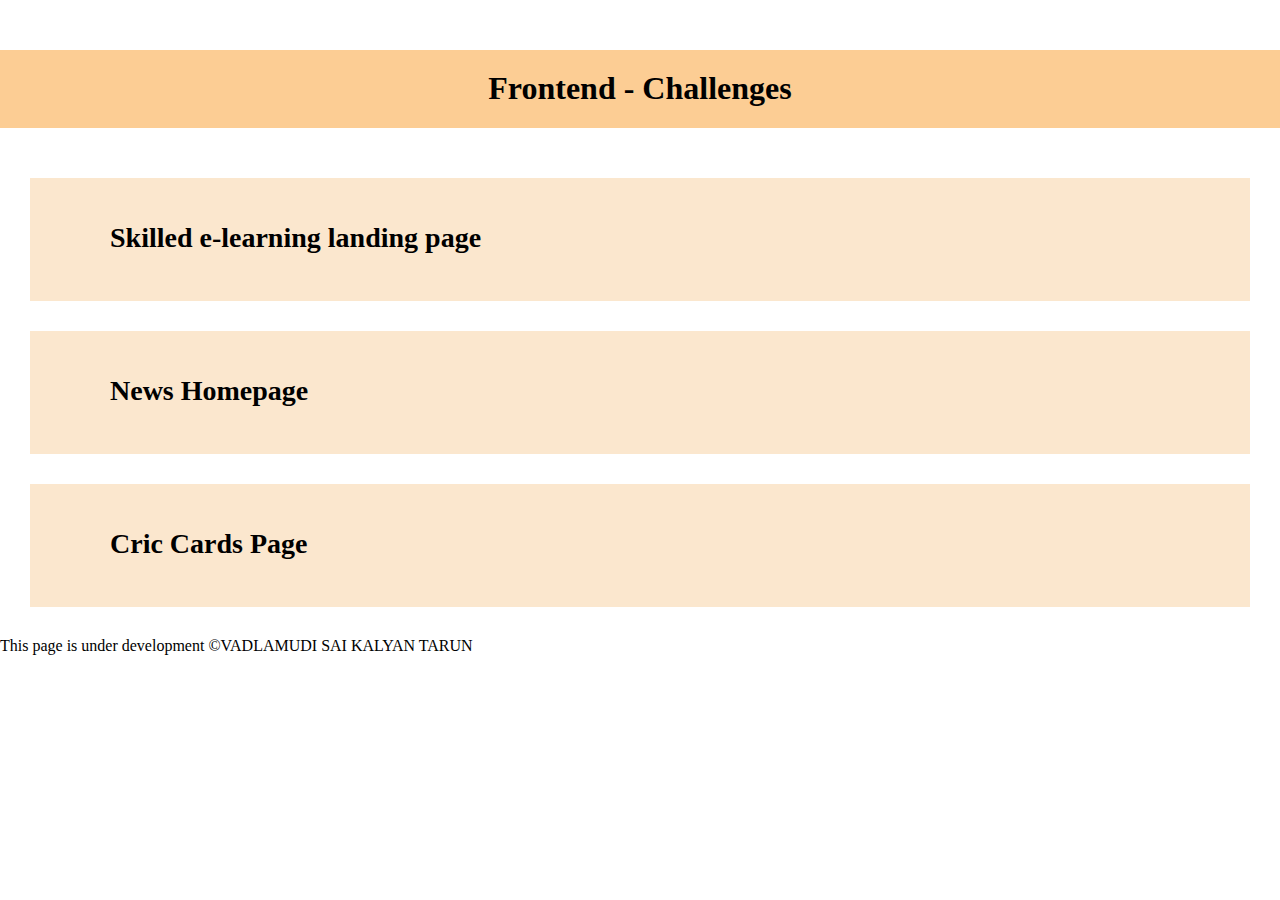
<file: index.html>
<!DOCTYPE html>
<html lang="en">
<head>
    <meta charset="UTF-8">
    <meta name="viewport" content="width=device-width, initial-scale=1.0">
    <link rel="stylesheet" href="/style.css">
    <title>Frontend Challenges</title>
</head>
<body>
    <header>
        <h1>Frontend - Challenges</h1>
    </header>

    <main>
        <section class="selp title">
            <a href="/Skilled elearning landing page/index.html">Skilled e-learning landing page</a>
        </section>

        <section class="nh title">
            <a href="/news homepage/index.html">News Homepage</a> 
        </section>

        <section class="nh title">
            <a href="/cric cards/index.html">Cric Cards Page</a> 
        </section>
    </main>

    <footer>
        <span>This page is under development</span>
        <span>&copy;VADLAMUDI SAI KALYAN TARUN</span>
    </footer>
</body>
</html>
</file>
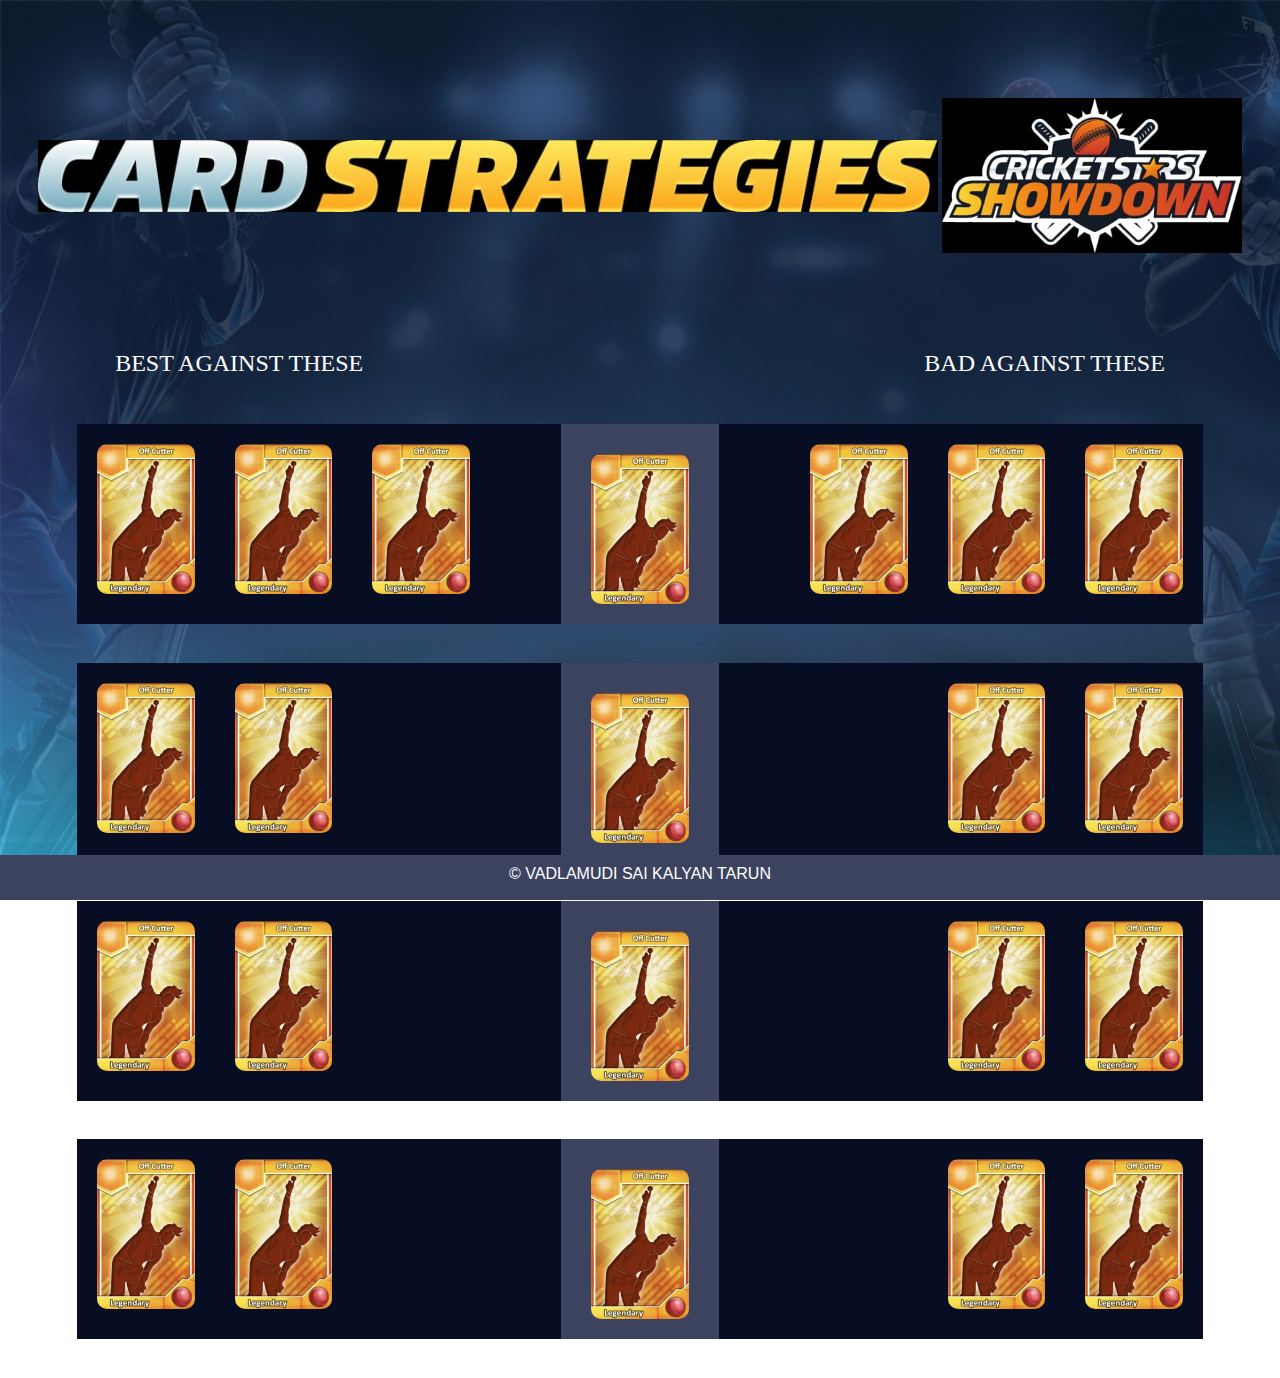
<file: cric cards/index.html>
<!DOCTYPE html>
<html lang="en">
<head>
    <meta charset="UTF-8">
    <meta name="viewport" content="width=device-width, initial-scale=1.0">
    <link rel="stylesheet" href="/cric cards/style.css">
    <title>Cric cards Stratagies</title>
</head>

<body>
    <header>
        <div>
            <img src="/cric cards/assets/cric-title.jpeg" alt="icon">
        </div>

        <div>
            <img src="/cric cards/assets/cric-Icon.jpeg" alt="icon">
        </div>
    </header>

    <main>
        <div class="titles">
            <h2>BEST AGAINST THESE</h2>
            <h2>BAD AGAINST THESE</h2>
        </div>

        <section>
            <ul></ul>
        </section>
    </main>
    <footer>&copy VADLAMUDI SAI KALYAN TARUN</footer>
    <script src="/cric cards/main.js"></script>
</body>
</html>
</file>
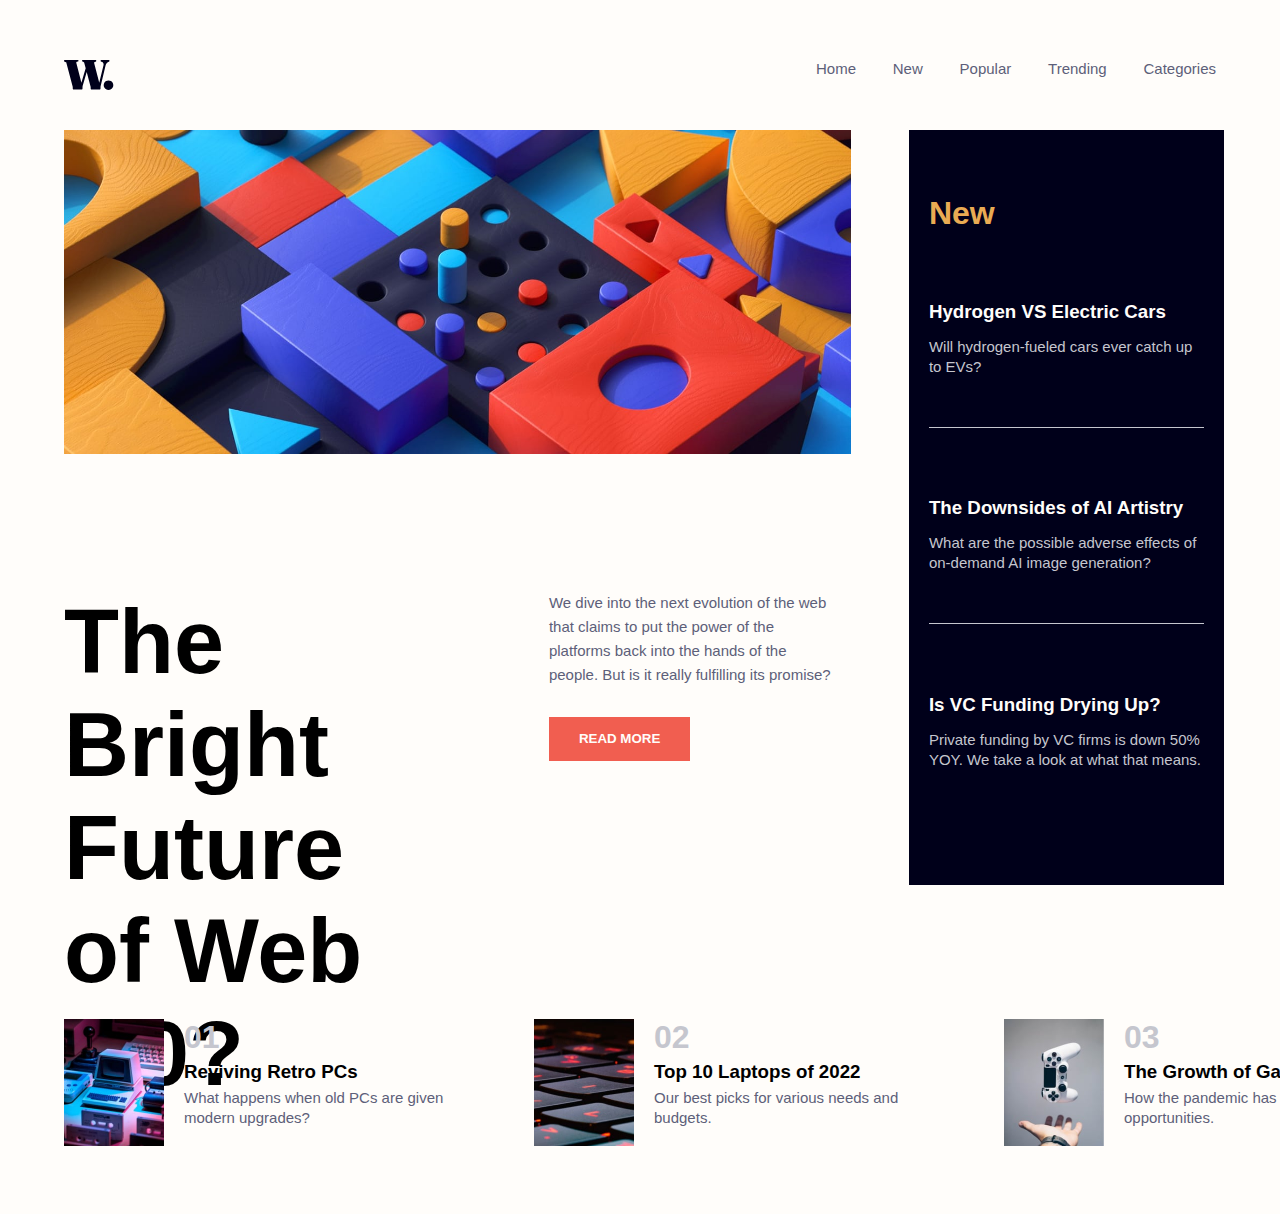
<file: news homepage/index.html>
<!DOCTYPE html>
<html lang="en">
<head>
    <meta charset="UTF-8">
    <meta name="viewport" content="width=device-width, initial-scale=1.0">
    <link rel="icon" type="image/png" sizes="32x32" href="/news homepage/assets/images/favicon-32x32.png">
    <link rel="stylesheet" href="/news homepage/style.css">
    <title>News Homepage Main</title>
</head>
<body>
    <header>
        <nav>
            <img src="/news homepage/assets/images/logo.svg" alt="logo">
            <div id="navItems">
                <span>Home</span>
                <span>New</span>
                <span>Popular</span>
                <span>Trending</span>
                <span>Categories</span>
            </div>
        </nav>
    </header>

    <main>
        <section class="hero">
            <div id="heroImg">
                <img src="/news homepage/assets/images/image-web-3-desktop.jpg" alt="decorative image" id="heroImg">
            </div>

            <div>
                <h1>The Bright Future of Web 3.0?</h1>
            </div>

            <div>
                <p>
                    We dive into the next evolution of the web that claims to put the power of the platforms back into the hands of the people. But is it really fulfilling its promise?
                </p>

                <button type="button" title="Read More">READ MORE</button>
            </div>
        </section>

        <section class="side">
            <h2>New</h2>
            <article>
                <h3>Hydrogen VS Electric Cars</h3>
                <p>Will hydrogen-fueled cars ever catch up to EVs?</p>
            </article>

            <article>
                <h3>The Downsides of AI Artistry</h3>
                <p>What are the possible adverse effects of on-demand AI image generation?</p>
            </article>

            <article>
                <h3>Is VC Funding Drying Up?</h3>
                <p>Private funding by VC firms is down 50% YOY. We take a look at what that means.</p>
            </article>
        </section>

        <section class="foot">
            <article id="one">
                <div>
                    <img src="/news homepage/assets/images/image-retro-pcs.jpg" alt="reto Personal Computer">
                </div>
                <div class="last">
                    <h4>01</h4>
                    <h3>Reviving Retro PCs</h3>
                    <p>What happens when old PCs are given modern upgrades?</p>
                </div>
            </article>

            <article id="two">
                <div>
                    <img src="/news homepage/assets/images/image-top-laptops.jpg" alt="laptop keyboard">
                </div>
                <div class="last">
                    <h4>02</h4>
                    <h3>Top 10 Laptops of 2022</h3>
                    <p>Our best picks for various needs and budgets.</p>
                </div>
            </article>

            <article id="three">
                <div>
                    <img src="/news homepage/assets/images/image-gaming-growth.jpg" alt="joystick or gaming controller">
                </div>
                <div class="last">
                    <h4>03</h4>
                    <h3>The Growth of Gaming</h3>
                    <p>How the pandemic has sparked fresh opportunities.</p>
                </div>
            </article>
        </section>

        
    </main>

</body>
</html>
</file>
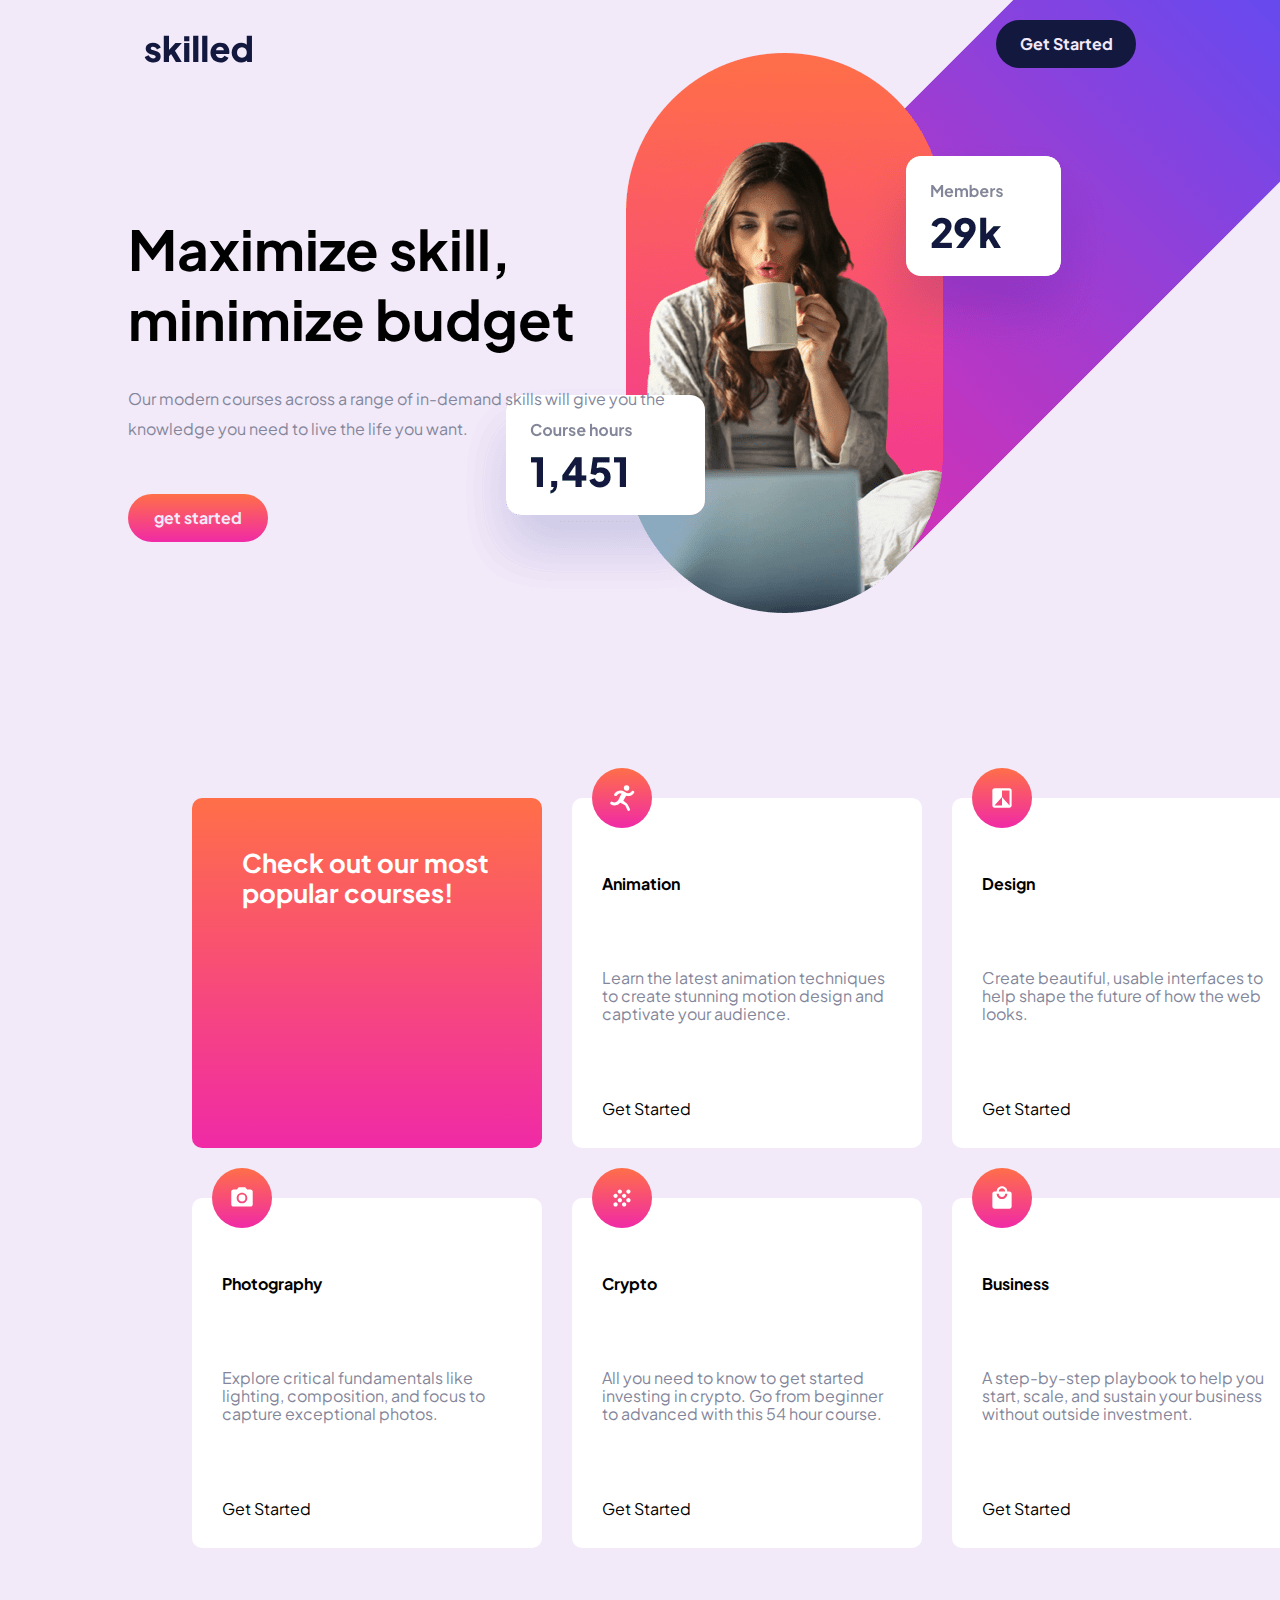
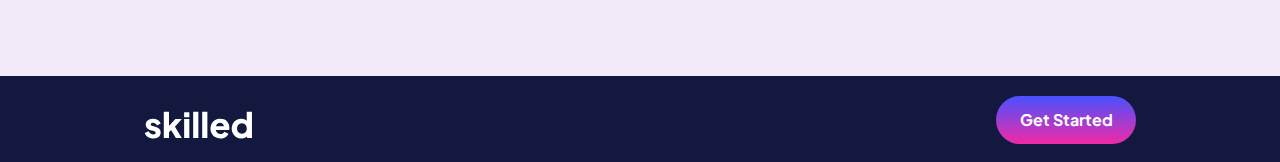
<file: Skilled elearning landing page/index.html>
<!DOCTYPE html>
<html lang="en">
<head>
    <meta charset="UTF-8">
    <meta name="viewport" content="width=device-width, initial-scale=1.0">
    <link rel="icon" type="image/png" sizes="32x32" href="Skilled elearning landing page/assets/favicon-32x32.png">
    <link rel="stylesheet" href="/Skilled elearning landing page/style.css">
    <title>Document</title>
</head>
<body>
    <header>
        <nav>
            <img src="/Skilled elearning landing page/assets/logo-dark.svg" alt="logo" class="startLogo">
            <button title="start" type="button" class="startNav button">Get Started</button>
        </nav>

    </header>

    <body>

        <section id="hero">
            <div>
            <h1>Maximize skill, minimize budget</h1>

            <p>Our modern courses across a range of in-demand skills will give you the knowledge you need to live the life you want.</p>
            <button title="start" type="button" class="intro button">get started</button>
            </div>
            <img src="/Skilled elearning landing page/assets/image-hero-desktop.png" alt="decorative image">
        </section>

        <section id="gridSec">
            <article>
                <h3>Check out our most popular courses!</h3>
            </article>

            <article>
                <img src="/Skilled elearning landing page/assets/icon-animation.svg" alt="animation icon">
                <h4>Animation</h4>
                <p>Learn the latest animation techniques to create stunning motion design and captivate your audience.</p>
                <span><a href=".">Get Started</a></span>
            </article>

            <article>
                <img src="/Skilled elearning landing page/assets/icon-design.svg" alt="design icon">
                <h4>Design</h4>
                <p>Create beautiful, usable interfaces to help shape the future of how the web looks.</p>
                <span><a href=".">Get Started</a></span>
            </article>

            <article>
                <img src="/Skilled elearning landing page/assets/icon-photography.svg" alt="photography icon">
                <h4>Photography</h4>
                <p>Explore critical fundamentals like lighting, composition, and focus to capture exceptional photos.</p>
                <span><a href=".">Get Started</a></span>
            </article>

            <article>
                <img src="/Skilled elearning landing page/assets/icon-crypto.svg" alt="crypto icon">
                <h4>Crypto</h4>
                <p>All you need to know to get started investing in crypto. Go from beginner to advanced with this 54 hour course.</p>
                <span><a href=".">Get Started</a></span>
            </article>

            <article>
                <img src="/Skilled elearning landing page/assets/icon-business.svg" alt="business icon">
                <h4>Business</h4>
                <p>A step-by-step playbook to help you start, scale, and sustain your business without outside investment.</p>
                <span><a href=".">Get Started</a></span>
            </article>
        </section>

    </body>

    <footer>
        <img src="/Skilled elearning landing page/assets/logo-light.svg" alt="logo" class="startLogo">
        <button title="start" type="button" class=" end button">Get Started</button>
    </footer>
</body>
</html>
</file>
<file: style.css>
/* Box Model Hack */
* {
    box-sizing: border-box;
    margin: 0;
    padding: 0;
  }
  
  /* Clear fix hack */
  .clearfix:after {
       content: ".";
       display: block;
       clear: both;
       visibility: hidden;
       line-height: 0;
       height: 0;
  }
  
  .clear {
      clear: both;
  }
  
  /******************************************
  /* BASE STYLES
  /*******************************************/
  :root {
    --white: #ffffff;
    --blue: #00eeff;
    --dark-beige: #fccd94;
    --beige: #fbe7ce;
    --black: #000000;
}

  body {
    margin:0;
    padding: 0;
    line-height: 1.12em;
  }

  header{
    background: var(--dark-beige);
    color: var(--black);
  }

  section{
    background: var(--beige);
    color: var(--black);
    padding: 50px;
    margin: 30px;
  }
  /******************************************
  /* LAYOUT
  /*******************************************/
  
  main{
    background: var(--white);
  }

  header > h1{
    text-align: center;
    margin: 50px;
    padding: 30px;
  }

  .title a, a:link, a:visited, a:hover, a:active{
    text-decoration: none;
    font-size: 28px;
    font-weight: 800;
    line-height: 20px;
    color: var(--black);
    padding: 30px;
  }

    a + div{
    max-width: 300px;
    max-height: 300px;
    object-fit: contain;
    margin-left: 5%;
  }
</file>
<file: cric cards/style.css>
/* Box Model Hack */
* {
    box-sizing: border-box;
    font-family: "Plus Jakarta Sans", sans-serif;
    margin: 0;
    padding: 0;
  }
  
  /* Clear fix hack */
  .clearfix:after {
       content: ".";
       display: block;
       clear: both;
       visibility: hidden;
       line-height: 0;
       height: 0;
  }
  
  .clear {
      clear: both;
  }
  
  /******************************************
  /* BASE STYLES
  /*******************************************/
  :root {
    --cursive: cursive;
    --white: #ffffff;
    /*--bg-img: "";*/
    --yellow: #9d811e;
    --light-blue: #3b435f;
    --dark-blue: #070e24;
    --linear-bg-blue: linear-gradient(45deg, #213e79 40%, #030a27 100%);
}

  body {
    margin:0;
    padding: 0;
    line-height: 1.12em;
    max-width: 100%;
    height: 100%;
    background-image: url("/cric cards/assets/cric-bg.jpeg");
    background-repeat: no-repeat;
    background-size: cover;
    background-attachment: fixed;
  }

  /******************************************
  /* LAYOUT
  /*******************************************/

  header{
    margin: 2% 3% 1% 3%;
    display: flex;
    justify-content: space-between;
  }

  header > div:nth-child(1) > img{
    width: 900px;
    height: 300px;
    object-fit: contain;
  }

  header > div:nth-child(2) > img{
    width: 300px;
    height: 300px;
    object-fit: contain;
  }

  .titles{
    display: flex;
    justify-content: space-between;
  }

  .titles > h2{
    color: var(--white);
    font-family: var(--cursive);
    font-weight: 500;
    display: inline-block;
    padding: 1% 9%;
  }

  ul{
    list-style: none;
  }

  footer{
    display: block;
    width: 100%;
    height: 5%;
    background: var(--light-blue);
    color: var(--white);
    position: fixed;
    bottom: 0;
    text-align: center;
    padding: 10px;
  }
  /******************************************
  /* ADDITIONAL STYLES
  /*******************************************/
  
  .container{
    background: var(--dark-blue);
    height: 200px;
    margin: 3% 6%;
    display: flex;
    justify-content: space-between;
  }

  .playImg{
    display: inline;
    max-height: 150px;
    max-width: 150px;
    border-radius: 10px;
    object-fit: contain;
    margin: 20px;
  }

  .left{
    width: 600px;
  }

  .middle{
    background: var(--light-blue);
    padding: 10px;
  }

  .right{
    width: 600px;
  }

  .right > *{
    float: right;
  }


/*it would be better to use em instead of pixels to support zooming in option
 and thus removing the need to write so many properties in media queries*/
  @media screen and (max-width: 1200px){
    
    .titles > h2{
      color: var(--white);
      font-family: var(--cursive);
      font-weight: 500;
      display: inline-block;
      padding: 1% 9%;
      font-size: large;
    }

    
    .container{
      background: var(--dark-blue);
      height: 150px;
      margin: 2% 5%;
      display: flex;
      justify-content: space-between;
    }
  
    .playImg{
      display: inline;
      max-height: 100px;
      max-width: 100px;
      border-radius: 10px;
      object-fit: contain;
      margin: 15px;
    }
  
    .left{
      width: 400px;
    }
  
    .middle{
      background: var(--light-blue);
    }
  
    .right{
      width: 400px;
    }
  
    .right > *{
      float: right;
    }


  }


  @media screen and (max-width: 900px){
    
    .titles > h2{
      color: var(--white);
      font-family: var(--cursive);
      font-weight: 500;
      display: inline-block;
      padding: 1% 9%;
      font-size:small;
    }

    .container{
      background: var(--dark-blue);
      height: 70px;
      margin: 2% 5%;
      display: flex;
      justify-content: space-between;
    }
  
    .playImg{
      display: inline;
      max-height: 50px;
      max-width: 50px;
      border-radius: 10px;
      object-fit: contain;
      margin: 10px;
    }
  
    .left{
      width: 200px;
    }
  
    .middle{
      background: var(--light-blue);
    }
  
    .right{
      width: 200px;
    }
  
    .right > *{
      float: right;
    }


  }

  @media screen and (max-width: 600px){
    
    .titles > h2{
      color: var(--white);
      font-family: var(--cursive);
      font-weight: 500;
      display: inline-block;
      padding: 1% 9%;
      font-size:small;
    }

    .container{
      background: var(--dark-blue);
      height: 60px;
      margin: 2% 5%;
      display: flex;
      justify-content: space-between;
    }
  
    .playImg{
      display: inline;
      max-height: 35px;
      max-width: 35px;
      border-radius: 10px;
      object-fit: contain;
      margin: 10px;
    }
  
    .left{
      width: 180px;
    }
  
    .middle{
      background: var(--light-blue);
    }
  
    .right{
      width: 180px;
    }
  
    .right > *{
      float: right;
    }


  }

  @media screen and (max-width: 480px){
    
    .titles > h2{
      color: var(--white);
      font-family: var(--cursive);
      font-weight: 500;
      display: inline-block;
      padding: 1% 9%;
      font-size:small;
    }

    .container{
      background: var(--dark-blue);
      height: 50px;
      margin: 2% 5%;
      display: flex;
      justify-content: space-between;
    }
  
    .playImg{
      display: inline;
      max-height: 30px;
      max-width: 30px;
      border-radius: 10px;
      object-fit: contain;
      margin: 10px;
    }
  
    .left{
      width: 150px;
    }
  
    .middle{
      background: var(--light-blue);
    }
  
    .right{
      width: 150px;
    }
  
    .right > *{
      float: right;
    }


  }


  @media screen and (max-width: 320px){
    
    .titles > h2{
      color: var(--white);
      font-family: var(--cursive);
      font-weight: 500;
      display: inline-block;
      padding: 1% 9%;
      font-size:small;
    }

    .container{
      background: var(--dark-blue);
      height: 40px;
      margin: 2% 5%;
      display: flex;
      justify-content: space-between;
    }
  
    .playImg{
      display: inline;
      max-height: 25px;
      max-width: 25px;
      border-radius: 10px;
      object-fit: contain;
      margin: 10px;
    }
  
    .left{
      width: 120px;
    }
  
    .middle{
      background: var(--light-blue);
    }
  
    .right{
      width: 120px;
    }
  
    .right > *{
      float: right;
    }


  }

  @media screen and (max-width: 280px){

    header > div > h1, header > div > h2{
      font-size: 22px;
      font-weight: 700;
      color: var(--white);
      font-family: var(--cursive);
      display: inline-block;
    }

    header > div > h2{
      color: var(--yellow);
  
    }
    
    .titles > h2{
      color: var(--white);
      font-family: var(--cursive);
      font-weight: 500;
      display: inline-block;
      padding: 1% 9%;
      font-size:small;
    }

    .container{
      background: var(--dark-blue);
      height: 40px;
      margin: 2% 5%;
      display: flex;
      justify-content: space-between;
    }
  
    .playImg{
      display: inline;
      max-height: 25px;
      max-width: 25px;
      border-radius: 10px;
      object-fit: contain;
      margin: 5px;
    }
  
    .left{
      width: 100px;
    }
  
    .middle{
      background: var(--light-blue);
    }
  
    .right{
      width: 100px;
    }
  
    .right > *{
      float: right;
    }


  }
</file>
<file: news homepage/style.css>
@import url("https://fonts.google.com/specimen/Inter");
/* Box Model Hack */
* {
    box-sizing: border-box;
    font-family: "Inter", sans-serif;
    margin: 0;
    padding: 0;
  }
  
  /* Clear fix hack */
  .clearfix:after {
       content: ".";
       display: block;
       clear: both;
       visibility: hidden;
       line-height: 0;
       height: 0;
  }
  
  .clear {
      clear: both;
  }
  
  /******************************************
  /* BASE STYLES
  /*******************************************/

  p{
    font-size: 15px;
  }
  :root{
    /*primary colors*/
    --soft-orange: #e9ab53;
    --Soft-red: #f15e50;
    /*Neutral colors*/
    --Off-white: #fffdfa;
    --grayish-blue: #c5c6ce;
    --dark-grayish-blue: #5d5f79;
    --very-dark-blue: #00001a;
  }


  body {
    background: var(--Off-white);
    overflow-x: hidden;
  }
  
  /******************************************
  /* LAYOUT
  /*******************************************/

  /*navbar*/
  nav > img{
    float: left;
    margin: 60px 0 40px 5%;
    width: 50px;
    height: 30px;
  }

  #navItems{
    margin: 60px 5% 40px 0;
    float: right;
    display: flex;
    flex-direction: row;
    justify-content: space-between;
    width: 400px;
    font-size: 15px;
    font-weight: 400;
    color: var(--dark-grayish-blue);
  }

  #navItems > *:hover{
    color: var(--soft-orange);
    cursor: pointer;
  }

  /*main*/
  main{
    clear: both;
    display: grid;
    grid-template-columns: 60% 25%;
    column-gap: 3%;
    margin: 0 13% 5% 5%;
    grid-template-areas: "main" "side";
  }

  /*hero*/
  .hero{
    display: grid;
    grid-template-columns: repeat(2, 60%);
    grid-template-rows: repeat(2,50%);
    column-gap: 5%;
    row-gap: 5%;
    grid-template-areas: 
    "image image"
    "heading article";
    grid-area: main;
  }

  #heroImg{
    grid-area: image;
    display: block;
    width: 100%;
    max-height: 100%;
    
  }

  .hero > div:nth-child(2){
    font-size: 45px;
    font-family: 'Times New Roman', Times, serif;
    font-weight: 1000;
    grid-area: heading;
  }

  .hero > div:nth-child(3){
    grid-area: article;
    line-height: 24px;
    font-weight: 400;
    margin-left: 20%;
    margin-right: 20px;
    color: var(--dark-grayish-blue);
  }

  .hero > div:nth-child(3) > button{
    padding: 10px 30px;
    line-height: 24px;
    font-weight: 700;
    color: var(--Off-white);
    background: var(--Soft-red);
    margin-top: 30px;
    border: none;
  }

  .hero > div:nth-child(3) > button:hover{
    background: var(--very-dark-blue);
    cursor: pointer;
  }

  /*side*/
  .side{
    display: flex;
    flex-direction: column;
    justify-content: space-evenly;
    height: 100%;
    margin-right: -90%;
    margin-left: 70%;
    height: 90%;
    background: var(--very-dark-blue);
    color: var(--Off-white)
  }

  .side > h2{
    margin: 20px 0 20px 20px;
    font-size: xx-large;
    color: var(--soft-orange);
  }

  .side > article{
    margin: 20px;
  }

  .side > article > h3{
    font-weight: 800;
    line-height: 50px;
    margin-top: -30px;
  }

  .side > article > h3:hover{
    color: var(--soft-orange);
    cursor: pointer;
  }

  .side > article > p{
    font-weight: 400;
    line-height: 20px;
    padding-bottom: 50px;
    color: var(--grayish-blue);
  }

  .side > article:nth-child(2) > p{
    border-bottom: 1px solid var(--grayish-blue);
  }

  .side > article:nth-child(3) > p{
    border-bottom: 1px solid var(--grayish-blue);
  }

  .foot{
    display: grid;
    grid-template-columns: 1fr 1fr 1fr;
    column-gap: 90px;
    margin-top: 50px;
    min-width: 100%;
  }

  .foot > article{
    width: 380px;
    max-height: 254px;
  }

  #one, #two, #three{
    display: flex;
    flex-direction: row;
    justify-content: space-between;
    
  }

  #one >div > img{
    width: 100px;
    max-height: 254px;
    object-fit: cover;
  }

  .last{
    padding-left: 20px;
  }

  .last > h4{
    font-size: 32px;
    color: var(--grayish-blue);
  }

  .last > h3{
    line-height: 32px;
    font-weight: 800;
  }

  .last > h3:hover{
    color: var(--soft-orange);
    cursor: pointer;
  }

  .last > p{
    color: var(--dark-grayish-blue);
    font-size: 15px;
    line-height: 20px;
  }

  #two >div > img{
    width: 100px;
    max-height: 254px;
    object-fit: cover;
  }

  #three >div > img{
    width: 100px;
    max-height: 254px;
    object-fit: cover;
  }
</file>
<file: Skilled elearning landing page/style.css>
@import url("https://fonts.googleapis.com/css2?family=Plus+Jakarta+Sans:wght@500;700;800&display=swap");

/* Box Model Hack */
* {
    box-sizing: border-box;
    font-family: "Plus Jakarta Sans", sans-serif;
    margin: 0;
    padding: 0;
  }
  
  /* Clear fix hack */
  .clearfix:after {
       content: ".";
       display: block;
       clear: both;
       visibility: hidden;
       line-height: 0;
       height: 0;
  }
  
  .clear {
      clear: both;
  }
  
  /******************************************
  /* BASE STYLES
  /*******************************************/
  :root {
    --blue-hover: #666ca3;
    --blue: #13183f;
    --text-gray: #83869a;
    --main-orange: #f74780;
    --main-pink: #ffa7c3;
    --bg-color: #f2e9f9;
    --white: #ffffff;
    --primary-gradient: linear-gradient(180deg, #ff6f48 0.04%, #f02aa6 100%);
    --secondary-gradient: linear-gradient(180deg, #4851ff 0%, #f02aa6 99.92%);
}


  body {
    margin:0;
    padding: 0;
    line-height: 1.12em;
    max-width: 100%;
    overflow-x: hidden;
    background: var(--bg-color);
  }
  
  footer{
    background: var(--blue);
    padding: 20px;
  }

  header{
    padding: 20px;
  }

  /******************************************
  /* LAYOUT
  /*******************************************/
  

  /******************************************
  /* ADDITIONAL STYLES
  /*******************************************/
  .startNav{
    float: right;
    background: var(--blue);
    color: var(--bg-color);
    margin-right: 10%;
    height: 28px;
  }

  .button{
    width: 140px;
    height: 48px;
    padding: 0;
    font-size: 16px;
    font-weight: 700;
    line-height: 28px;
    border-radius: 28px;
    z-index: 1;
    border: none;
  }

  .startNav:hover{
    background: var(--blue-hover);
    cursor: pointer;
  }

.startLogo{
    margin-left: 10%;
    margin-top: 15px;
    height: 28px;
}

#hero{
    padding-bottom: 20%;
}

#hero > img{
    position: absolute;
    display: block;
    top: -29%;
    right: 0;
    margin-right: -17%;
    z-index: -1;
}

#hero > div{
    margin-top: 10%;
    margin-left: 10%;
    width: 600px;
}

#hero > div > h1{
    font-size: 55px;
    line-height: 70px;
}

#hero > div > p{
    margin-top: 30px;
    line-height: 30px;
    color: var(--text-gray);
}

#hero > div > button{
    margin-top: 50px;
    color: var(--bg-color);
}

.intro{
    background: var(--primary-gradient);
}

.intro:hover{
    background: var(--secondary-gradient);
    cursor: pointer;
}

#gridSec{
    margin-left: 15%;
    margin-bottom: 10%;
    display: grid;
    grid-template-columns: repeat(3, 350px);
    grid-template-rows: repeat(2, 350px);
    column-gap: 30px;
    row-gap: 50px;
}

#gridSec > article{
    display: block;
    background: var(--white);
    border-radius: 10px;
    display: flex;
    flex-direction: column;
    justify-content: space-between;
}

#gridSec > article > img{
    width: 60px;
    height: 60px;
    margin-top: -30px;
    margin-left: 20px;
}
#gridSec > article:nth-child(1){
    background: var(--primary-gradient);
    color: var(--white);
    font-size: 22px;
    line-height: 30px;
    padding: 50px;
}

#gridSec > article > img + h4 {
    padding: 30px;
}

#gridSec > article > p{
    padding: 30px;
}

#gridSec > article > span {
    padding: 30px;
}

#gridSec > article > p{
    color: var(--text-gray);
}

#gridSec >article > span > a, a:link, a:visited, a:hover, a:active{
    text-decoration: none;
    color: var(--primary-gradient);
}

footer> img{
    margin-left: 10%;
    margin-top: 15px;
    height: 28px;
}

.end{
    float: right;
    margin-right: 10%;
    background: var(--secondary-gradient);
    color: var(--white);
}

.end:hover{
    background: var(--main-pink);
    cursor: pointer;
}
</file>
